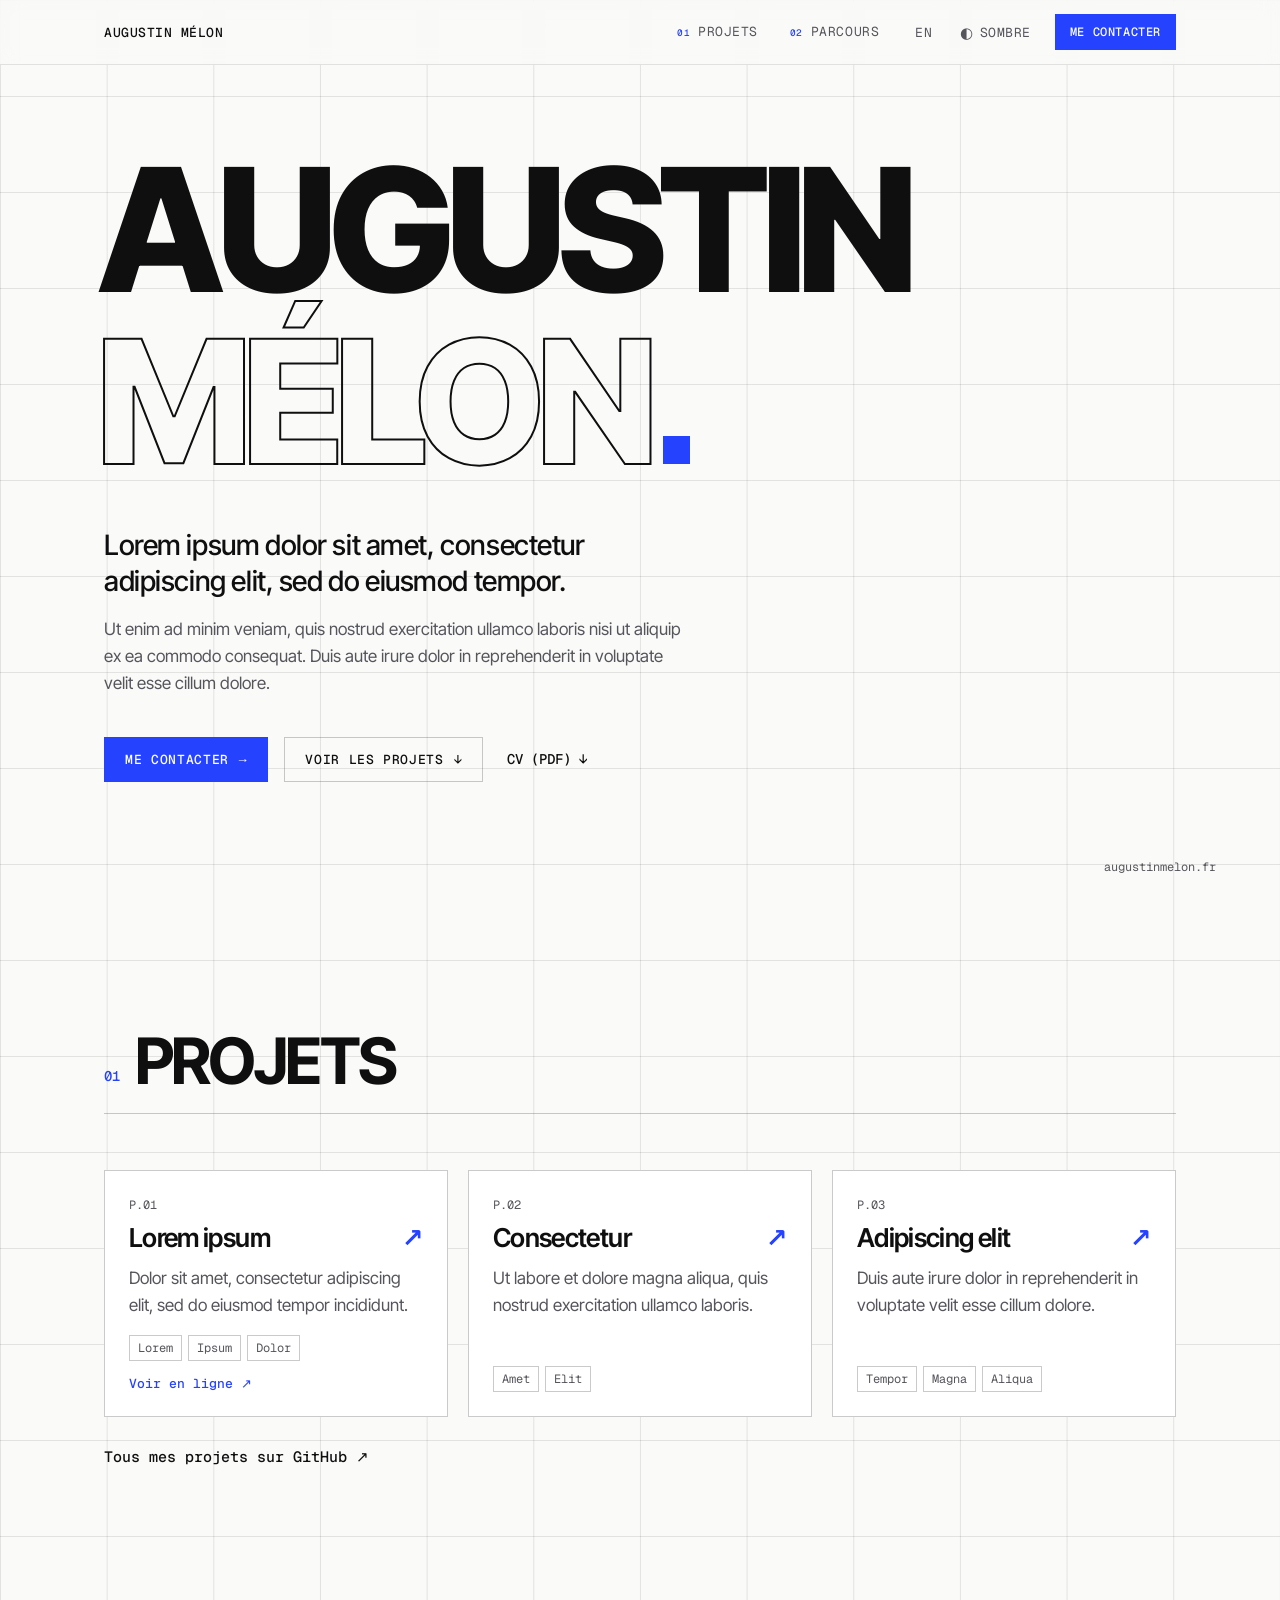
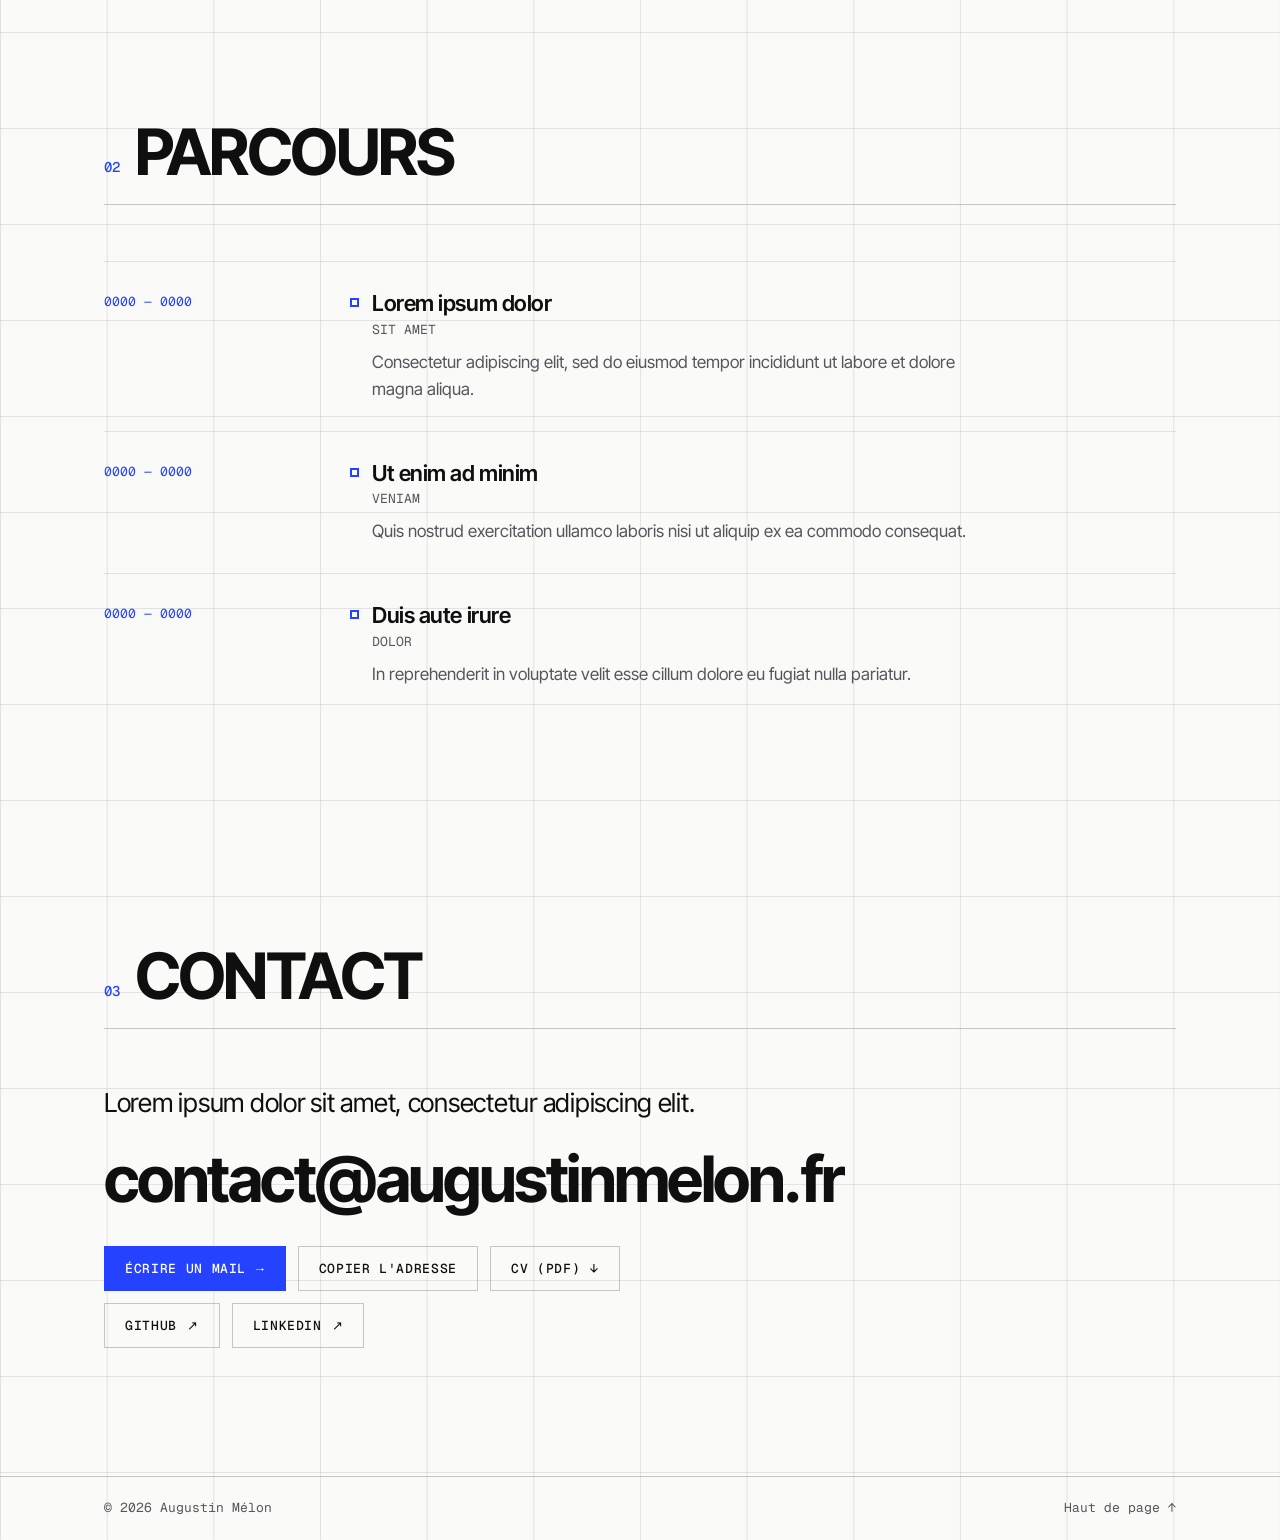
<file: index.html>
<!doctype html>
<html lang="fr">
<head>
  <meta charset="utf-8">
  <meta name="viewport" content="width=device-width, initial-scale=1">
  <title>Augustin Mélon</title>
  <!-- Thème : clair par défaut, sombre si choisi (avant le CSS pour éviter un flash) -->
  <script>try { if (localStorage.getItem('theme') === 'dark') document.documentElement.dataset.theme = 'dark'; } catch (e) {}</script>
  <!-- TODO : description réelle -->
  <meta name="description" content="Augustin Mélon : lorem ipsum dolor sit amet, consectetur adipiscing elit.">
  <meta name="theme-color" content="#fafaf8">
  <link rel="canonical" href="https://augustinmelon.fr/">
  <link rel="alternate" hreflang="fr" href="https://augustinmelon.fr/">
  <link rel="alternate" hreflang="en" href="https://augustinmelon.fr/en/">
  <link rel="alternate" hreflang="x-default" href="https://augustinmelon.fr/">
  <link rel="icon" href="/favicon.svg" type="image/svg+xml">

  <meta property="og:type" content="website">
  <meta property="og:url" content="https://augustinmelon.fr/">
  <meta property="og:title" content="Augustin Mélon">
  <!-- TODO : description réelle -->
  <meta property="og:description" content="Lorem ipsum dolor sit amet, consectetur adipiscing elit.">
  <meta property="og:image" content="https://augustinmelon.fr/og.png">
  <meta property="og:image:width" content="1200">
  <meta property="og:image:height" content="630">
  <meta property="og:locale" content="fr_FR">
  <meta property="og:locale:alternate" content="en_GB">
  <meta name="twitter:card" content="summary_large_image">

  <link rel="preload" href="fonts/inter-tight.woff2" as="font" type="font/woff2" crossorigin>
  <link rel="stylesheet" href="style.css">
  <script src="main.js" defer></script>
</head>
<body>
  <a class="skip" href="#contenu">Aller au contenu</a>

  <header class="nav">
    <div class="wrap nav__inner">
      <a class="nav__brand" href="#accueil">Augustin Mélon</a>
      <nav aria-label="Sections">
        <ul>
          <li><a href="#projets"><span class="num">01</span> Projets</a></li>
          <li><a href="#parcours"><span class="num">02</span> Parcours</a></li>
        </ul>
      </nav>
      <div class="nav__actions">
        <a class="lang" href="en/" hreflang="en" lang="en" aria-label="English version">EN</a>
        <button class="theme" type="button" data-theme-toggle hidden aria-label="Passer en thème sombre"
                data-label-dark="Sombre" data-label-light="Clair"
                data-aria-dark="Passer en thème sombre" data-aria-light="Passer en thème clair">
          <span class="theme__icon" aria-hidden="true">◐</span><span class="theme__label">Sombre</span>
        </button>
        <a class="btn btn--primary btn--sm" href="#contact"><span class="hide-sm">Me contacter</span><span class="show-sm">Contact</span></a>
      </div>
    </div>
  </header>

  <main id="contenu">
    <section class="hero" id="accueil">
      <div class="wrap hero__inner">
        <h1 class="hero__title">Augustin <span>Mélon<i class="sq" aria-hidden="true"></i></span></h1>
        <!-- TODO : phrase d'accroche -->
        <p class="hero__lead">Lorem ipsum dolor sit amet, consectetur adipiscing elit, sed do eiusmod tempor.</p>
        <!-- TODO : courte présentation -->
        <p class="hero__about">Ut enim ad minim veniam, quis nostrud exercitation ullamco laboris nisi ut aliquip ex ea commodo consequat. Duis aute irure dolor in reprehenderit in voluptate velit esse cillum dolore.</p>
        <p class="hero__ctas">
          <a class="btn btn--primary" href="#contact">Me contacter <span class="btn__arrow" aria-hidden="true">→</span></a>
          <a class="btn" href="#projets">Voir les projets <span class="btn__arrow" aria-hidden="true">↓</span></a>
          <!-- TODO : déposer cv.pdf à la racine du site -->
          <a class="link hero__cv" href="cv.pdf" download>CV (PDF) ↓</a>
        </p>
      </div>
      <span class="hero__corner" aria-hidden="true">augustinmelon.fr</span>
    </section>

    <section class="section" id="projets" aria-labelledby="projets-titre">
      <div class="wrap">
        <h2 class="section__title" id="projets-titre"><span class="num">01</span> Projets</h2>
        <!-- TODO : vrais projets. Une carte = titre (lien vers le dépôt GitHub), une ligne, tags, lien « Voir en ligne » optionnel. -->
        <ul class="cards">
          <li>
            <article class="card reveal">
              <span class="card__num">P.01</span>
              <h3 class="card__title"><a class="card__link" href="https://github.com/AugMln/TODO-depot" target="_blank" rel="noopener">Lorem ipsum</a> <span class="arrow" aria-hidden="true">↗</span></h3>
              <p>Dolor sit amet, consectetur adipiscing elit, sed do eiusmod tempor incididunt.</p>
              <ul class="tags"><li>Lorem</li><li>Ipsum</li><li>Dolor</li></ul>
              <!-- Optionnel : version en ligne du projet -->
              <a class="card__demo link" href="https://TODO.augustinmelon.fr" target="_blank" rel="noopener">Voir en ligne ↗</a>
            </article>
          </li>
          <li>
            <article class="card reveal">
              <span class="card__num">P.02</span>
              <h3 class="card__title"><a class="card__link" href="https://github.com/AugMln/TODO-depot" target="_blank" rel="noopener">Consectetur</a> <span class="arrow" aria-hidden="true">↗</span></h3>
              <p>Ut labore et dolore magna aliqua, quis nostrud exercitation ullamco laboris.</p>
              <ul class="tags"><li>Amet</li><li>Elit</li></ul>
            </article>
          </li>
          <li>
            <article class="card reveal">
              <span class="card__num">P.03</span>
              <h3 class="card__title"><a class="card__link" href="https://github.com/AugMln/TODO-depot" target="_blank" rel="noopener">Adipiscing elit</a> <span class="arrow" aria-hidden="true">↗</span></h3>
              <p>Duis aute irure dolor in reprehenderit in voluptate velit esse cillum dolore.</p>
              <ul class="tags"><li>Tempor</li><li>Magna</li><li>Aliqua</li></ul>
            </article>
          </li>
        </ul>
        <p class="section__more"><a class="link" href="https://github.com/AugMln" target="_blank" rel="noopener">Tous mes projets sur GitHub ↗</a></p>
      </div>
    </section>

    <section class="section" id="parcours" aria-labelledby="parcours-titre">
      <div class="wrap">
        <h2 class="section__title" id="parcours-titre"><span class="num">02</span> Parcours</h2>
        <!-- TODO : vrai parcours. EUROCONTROL : intitulé et période publics uniquement. -->
        <ol class="timeline">
          <li class="timeline__item reveal">
            <p class="timeline__date">0000 — 0000</p>
            <div>
              <h3>Lorem ipsum dolor</h3>
              <p class="timeline__place">Sit amet</p>
              <p>Consectetur adipiscing elit, sed do eiusmod tempor incididunt ut labore et dolore magna aliqua.</p>
            </div>
          </li>
          <li class="timeline__item reveal">
            <p class="timeline__date">0000 — 0000</p>
            <div>
              <h3>Ut enim ad minim</h3>
              <p class="timeline__place">Veniam</p>
              <p>Quis nostrud exercitation ullamco laboris nisi ut aliquip ex ea commodo consequat.</p>
            </div>
          </li>
          <li class="timeline__item reveal">
            <p class="timeline__date">0000 — 0000</p>
            <div>
              <h3>Duis aute irure</h3>
              <p class="timeline__place">Dolor</p>
              <p>In reprehenderit in voluptate velit esse cillum dolore eu fugiat nulla pariatur.</p>
            </div>
          </li>
        </ol>
      </div>
    </section>

    <section class="section section--contact" id="contact" aria-labelledby="contact-titre">
      <div class="wrap">
        <h2 class="section__title" id="contact-titre"><span class="num">03</span> Contact</h2>
        <!-- TODO : phrase d'invitation -->
        <p class="contact__lead reveal">Lorem ipsum dolor sit amet, consectetur adipiscing elit.</p>
        <p class="contact__address reveal">contact@augustinmelon.fr</p>
        <div class="contact__actions">
          <a class="btn btn--primary" href="mailto:contact@augustinmelon.fr">Écrire un mail <span class="btn__arrow" aria-hidden="true">→</span></a>
          <button class="btn" type="button" data-copy="contact@augustinmelon.fr" data-done="Copiée ✓" hidden>Copier l'adresse</button>
          <a class="btn" href="cv.pdf" download>CV (PDF) <span class="btn__arrow" aria-hidden="true">↓</span></a>
        </div>
        <ul class="contact__links">
          <!-- TODO : URL LinkedIn -->
          <li><a class="btn" href="https://github.com/AugMln" target="_blank" rel="noopener">GitHub <span class="btn__arrow" aria-hidden="true">↗</span></a></li>
          <li><a class="btn" href="https://www.linkedin.com/in/TODO" target="_blank" rel="noopener">LinkedIn <span class="btn__arrow" aria-hidden="true">↗</span></a></li>
        </ul>
      </div>
    </section>
  </main>

  <footer class="footer">
    <div class="wrap footer__inner">
      <span>© 2026 Augustin Mélon</span>
      <a class="link" href="#accueil">Haut de page ↑</a>
    </div>
  </footer>
</body>
</html>
</file>
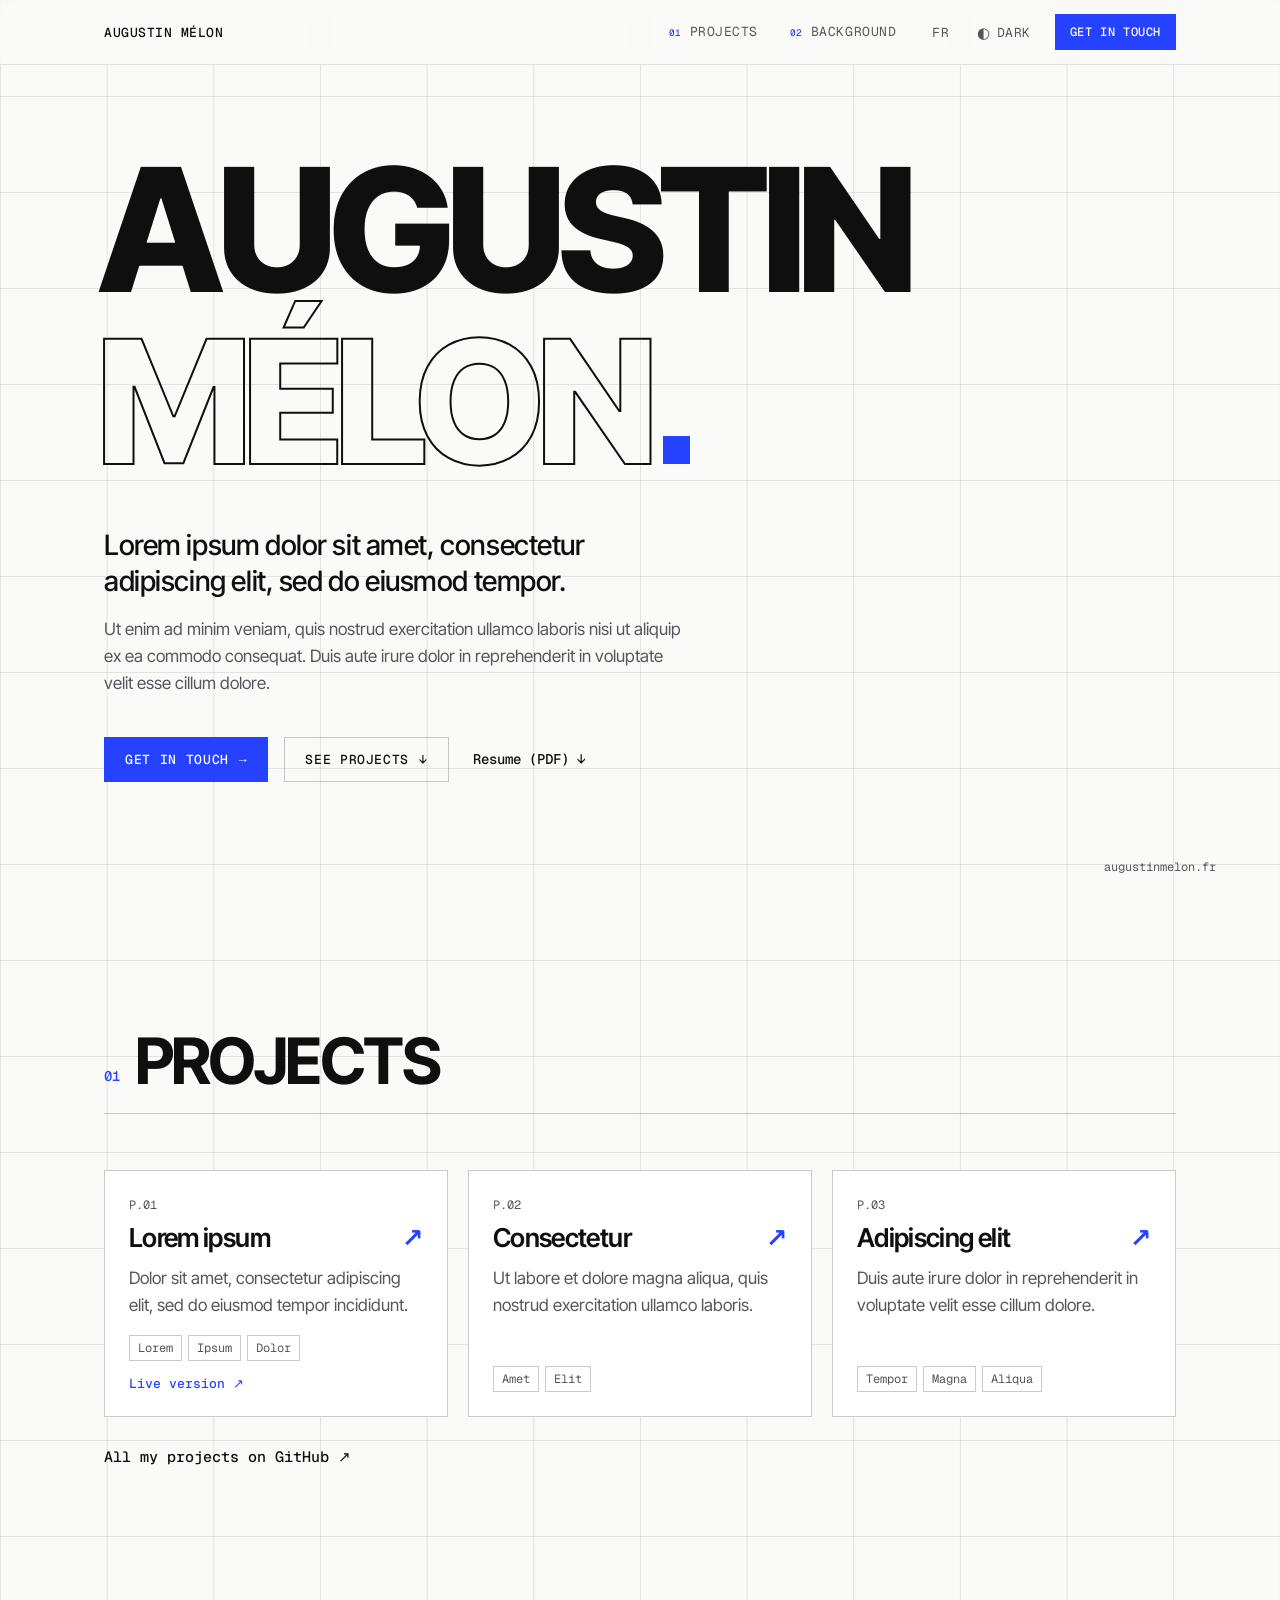
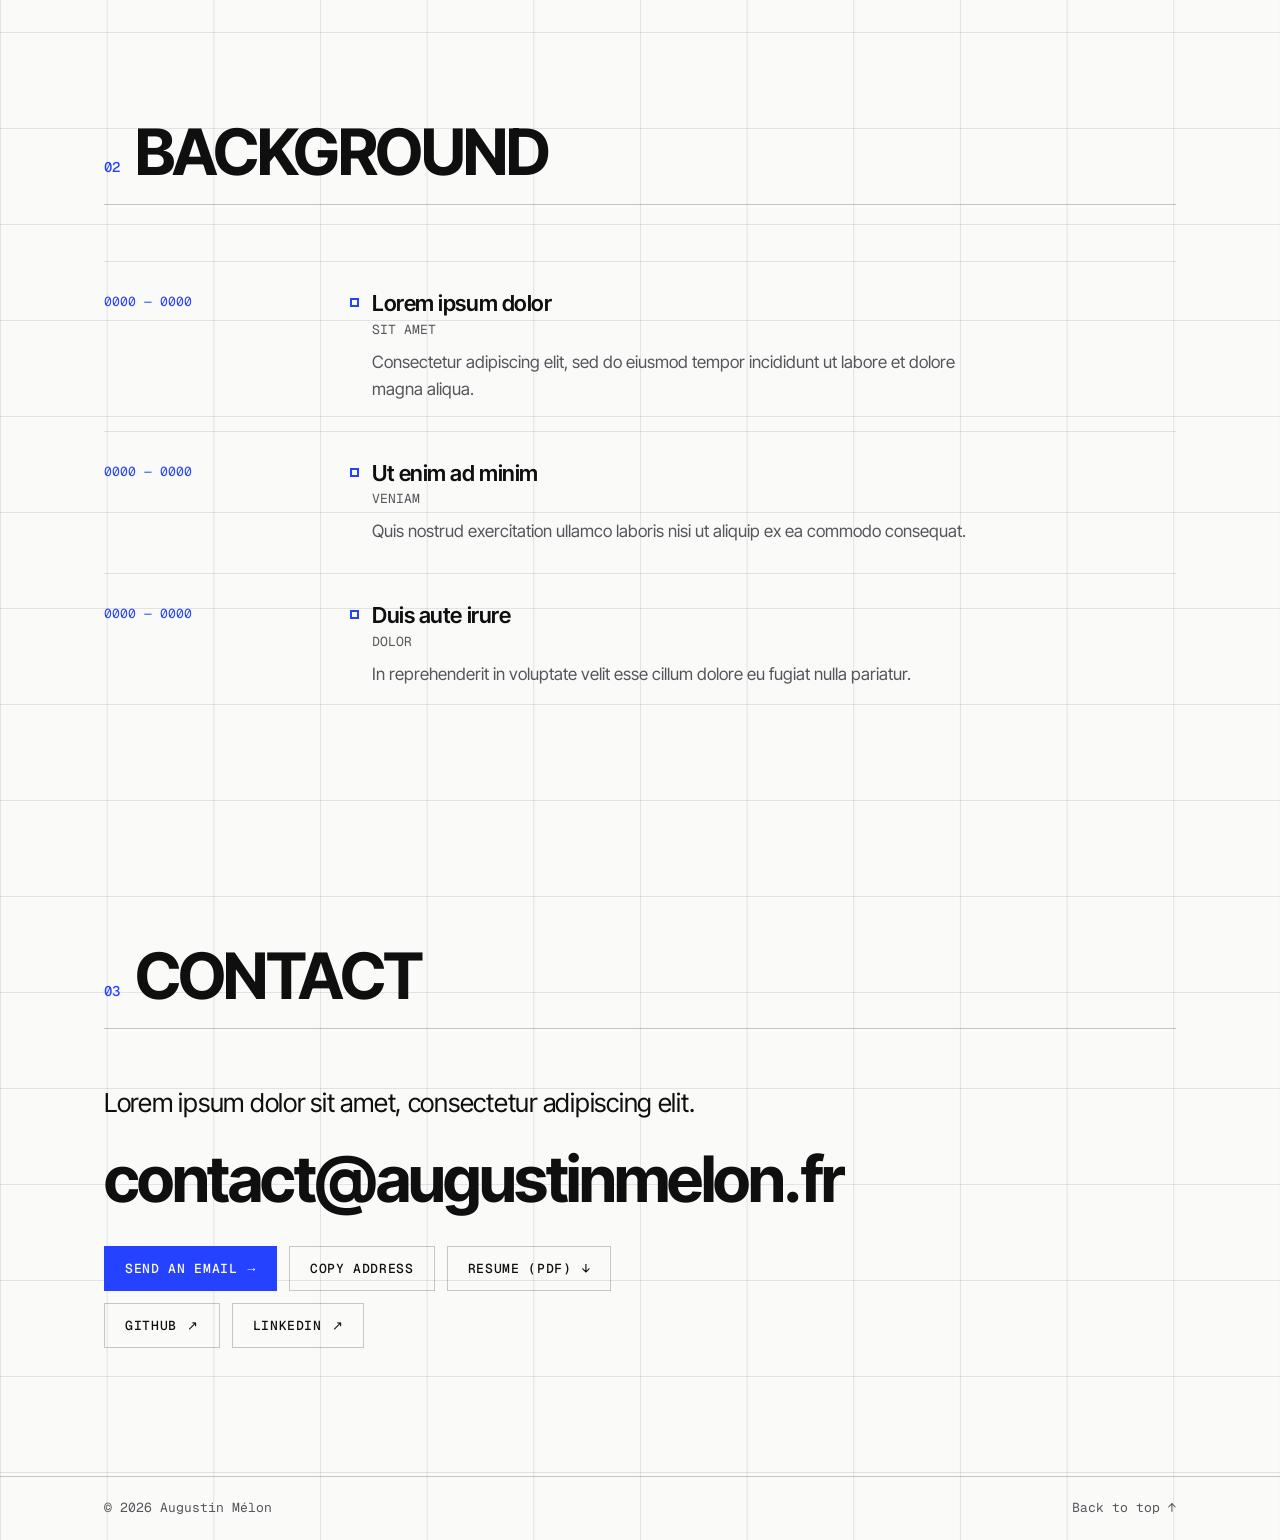
<file: en/index.html>
<!doctype html>
<html lang="en">
<head>
  <meta charset="utf-8">
  <meta name="viewport" content="width=device-width, initial-scale=1">
  <title>Augustin Mélon</title>
  <!-- Theme: light by default, dark if chosen (before the CSS to avoid a flash) -->
  <script>try { if (localStorage.getItem('theme') === 'dark') document.documentElement.dataset.theme = 'dark'; } catch (e) {}</script>
  <!-- TODO : description réelle (EN) -->
  <meta name="description" content="Augustin Mélon: lorem ipsum dolor sit amet, consectetur adipiscing elit.">
  <meta name="theme-color" content="#fafaf8">
  <link rel="canonical" href="https://augustinmelon.fr/en/">
  <link rel="alternate" hreflang="fr" href="https://augustinmelon.fr/">
  <link rel="alternate" hreflang="en" href="https://augustinmelon.fr/en/">
  <link rel="alternate" hreflang="x-default" href="https://augustinmelon.fr/">
  <link rel="icon" href="/favicon.svg" type="image/svg+xml">

  <meta property="og:type" content="website">
  <meta property="og:url" content="https://augustinmelon.fr/en/">
  <meta property="og:title" content="Augustin Mélon">
  <!-- TODO : description réelle (EN) -->
  <meta property="og:description" content="Lorem ipsum dolor sit amet, consectetur adipiscing elit.">
  <meta property="og:image" content="https://augustinmelon.fr/og.png">
  <meta property="og:image:width" content="1200">
  <meta property="og:image:height" content="630">
  <meta property="og:locale" content="en_GB">
  <meta property="og:locale:alternate" content="fr_FR">
  <meta name="twitter:card" content="summary_large_image">

  <link rel="preload" href="../fonts/inter-tight.woff2" as="font" type="font/woff2" crossorigin>
  <link rel="stylesheet" href="../style.css">
  <script src="../main.js" defer></script>
</head>
<body>
  <a class="skip" href="#content">Skip to content</a>

  <header class="nav">
    <div class="wrap nav__inner">
      <a class="nav__brand" href="#home">Augustin Mélon</a>
      <nav aria-label="Sections">
        <ul>
          <li><a href="#projects"><span class="num">01</span> Projects</a></li>
          <li><a href="#background"><span class="num">02</span> Background</a></li>
        </ul>
      </nav>
      <div class="nav__actions">
        <a class="lang" href="../" hreflang="fr" lang="fr" aria-label="Version française">FR</a>
        <button class="theme" type="button" data-theme-toggle hidden aria-label="Switch to dark theme"
                data-label-dark="Dark" data-label-light="Light"
                data-aria-dark="Switch to dark theme" data-aria-light="Switch to light theme">
          <span class="theme__icon" aria-hidden="true">◐</span><span class="theme__label">Dark</span>
        </button>
        <a class="btn btn--primary btn--sm" href="#contact"><span class="hide-sm">Get in touch</span><span class="show-sm">Contact</span></a>
      </div>
    </div>
  </header>

  <main id="content">
    <section class="hero" id="home">
      <div class="wrap hero__inner">
        <h1 class="hero__title">Augustin <span>Mélon<i class="sq" aria-hidden="true"></i></span></h1>
        <!-- TODO : phrase d'accroche (EN) -->
        <p class="hero__lead">Lorem ipsum dolor sit amet, consectetur adipiscing elit, sed do eiusmod tempor.</p>
        <!-- TODO : courte présentation (EN) -->
        <p class="hero__about">Ut enim ad minim veniam, quis nostrud exercitation ullamco laboris nisi ut aliquip ex ea commodo consequat. Duis aute irure dolor in reprehenderit in voluptate velit esse cillum dolore.</p>
        <p class="hero__ctas">
          <a class="btn btn--primary" href="#contact">Get in touch <span class="btn__arrow" aria-hidden="true">→</span></a>
          <a class="btn" href="#projects">See projects <span class="btn__arrow" aria-hidden="true">↓</span></a>
          <!-- TODO : déposer cv-en.pdf à la racine du site (ou pointer vers ../cv.pdf si un seul CV) -->
          <a class="link hero__cv" href="../cv-en.pdf" download>Resume (PDF) ↓</a>
        </p>
      </div>
      <span class="hero__corner" aria-hidden="true">augustinmelon.fr</span>
    </section>

    <section class="section" id="projects" aria-labelledby="projects-title">
      <div class="wrap">
        <h2 class="section__title" id="projects-title"><span class="num">01</span> Projects</h2>
        <!-- TODO : vrais projets (EN), mêmes liens que la version FR -->
        <ul class="cards">
          <li>
            <article class="card reveal">
              <span class="card__num">P.01</span>
              <h3 class="card__title"><a class="card__link" href="https://github.com/AugMln/TODO-depot" target="_blank" rel="noopener">Lorem ipsum</a> <span class="arrow" aria-hidden="true">↗</span></h3>
              <p>Dolor sit amet, consectetur adipiscing elit, sed do eiusmod tempor incididunt.</p>
              <ul class="tags"><li>Lorem</li><li>Ipsum</li><li>Dolor</li></ul>
              <a class="card__demo link" href="https://TODO.augustinmelon.fr" target="_blank" rel="noopener">Live version ↗</a>
            </article>
          </li>
          <li>
            <article class="card reveal">
              <span class="card__num">P.02</span>
              <h3 class="card__title"><a class="card__link" href="https://github.com/AugMln/TODO-depot" target="_blank" rel="noopener">Consectetur</a> <span class="arrow" aria-hidden="true">↗</span></h3>
              <p>Ut labore et dolore magna aliqua, quis nostrud exercitation ullamco laboris.</p>
              <ul class="tags"><li>Amet</li><li>Elit</li></ul>
            </article>
          </li>
          <li>
            <article class="card reveal">
              <span class="card__num">P.03</span>
              <h3 class="card__title"><a class="card__link" href="https://github.com/AugMln/TODO-depot" target="_blank" rel="noopener">Adipiscing elit</a> <span class="arrow" aria-hidden="true">↗</span></h3>
              <p>Duis aute irure dolor in reprehenderit in voluptate velit esse cillum dolore.</p>
              <ul class="tags"><li>Tempor</li><li>Magna</li><li>Aliqua</li></ul>
            </article>
          </li>
        </ul>
        <p class="section__more"><a class="link" href="https://github.com/AugMln" target="_blank" rel="noopener">All my projects on GitHub ↗</a></p>
      </div>
    </section>

    <section class="section" id="background" aria-labelledby="background-title">
      <div class="wrap">
        <h2 class="section__title" id="background-title"><span class="num">02</span> Background</h2>
        <!-- TODO : vrai parcours (EN). EUROCONTROL : intitulé et période publics uniquement. -->
        <ol class="timeline">
          <li class="timeline__item reveal">
            <p class="timeline__date">0000 — 0000</p>
            <div>
              <h3>Lorem ipsum dolor</h3>
              <p class="timeline__place">Sit amet</p>
              <p>Consectetur adipiscing elit, sed do eiusmod tempor incididunt ut labore et dolore magna aliqua.</p>
            </div>
          </li>
          <li class="timeline__item reveal">
            <p class="timeline__date">0000 — 0000</p>
            <div>
              <h3>Ut enim ad minim</h3>
              <p class="timeline__place">Veniam</p>
              <p>Quis nostrud exercitation ullamco laboris nisi ut aliquip ex ea commodo consequat.</p>
            </div>
          </li>
          <li class="timeline__item reveal">
            <p class="timeline__date">0000 — 0000</p>
            <div>
              <h3>Duis aute irure</h3>
              <p class="timeline__place">Dolor</p>
              <p>In reprehenderit in voluptate velit esse cillum dolore eu fugiat nulla pariatur.</p>
            </div>
          </li>
        </ol>
      </div>
    </section>

    <section class="section section--contact" id="contact" aria-labelledby="contact-title">
      <div class="wrap">
        <h2 class="section__title" id="contact-title"><span class="num">03</span> Contact</h2>
        <!-- TODO : phrase d'invitation (EN) -->
        <p class="contact__lead reveal">Lorem ipsum dolor sit amet, consectetur adipiscing elit.</p>
        <p class="contact__address reveal">contact@augustinmelon.fr</p>
        <div class="contact__actions">
          <a class="btn btn--primary" href="mailto:contact@augustinmelon.fr">Send an email <span class="btn__arrow" aria-hidden="true">→</span></a>
          <button class="btn" type="button" data-copy="contact@augustinmelon.fr" data-done="Copied ✓" hidden>Copy address</button>
          <a class="btn" href="../cv-en.pdf" download>Resume (PDF) <span class="btn__arrow" aria-hidden="true">↓</span></a>
        </div>
        <ul class="contact__links">
          <li><a class="btn" href="https://github.com/AugMln" target="_blank" rel="noopener">GitHub <span class="btn__arrow" aria-hidden="true">↗</span></a></li>
          <li><a class="btn" href="https://www.linkedin.com/in/TODO" target="_blank" rel="noopener">LinkedIn <span class="btn__arrow" aria-hidden="true">↗</span></a></li>
        </ul>
      </div>
    </section>
  </main>

  <footer class="footer">
    <div class="wrap footer__inner">
      <span>© 2026 Augustin Mélon</span>
      <a class="link" href="#home">Back to top ↑</a>
    </div>
  </footer>
</body>
</html>
</file>
<file: style.css>
/* ==========================================================================
   augustinmelon.fr — direction « grille suisse »
   ========================================================================== */

@font-face {
  font-family: "Inter Tight";
  src: url("fonts/inter-tight.woff2") format("woff2");
  font-weight: 100 900;
  font-display: swap;
}
@font-face {
  font-family: "Geist Mono";
  src: url("fonts/geist-mono.woff2") format("woff2");
  font-weight: 100 900;
  font-display: swap;
}

/* Thème clair par défaut ; sombre via <html data-theme="dark"> (bouton de la nav) */
:root {
  color-scheme: light;
  --bg: #fafaf8;
  --fg: #0f0f10;
  --muted: #55555c;
  --accent: #2442ff;
  --on-accent: #fff;
  --line: rgb(15 15 16 / .1);
  --line-strong: rgb(15 15 16 / .22);
  --card: #fff;

  --display: "Inter Tight", system-ui, -apple-system, "Segoe UI", sans-serif;
  --mono: "Geist Mono", ui-monospace, "SFMono-Regular", Consolas, monospace;

  --gutter: clamp(16px, 5vw, 64px);
  --max: 1200px;
  --cols: 4;
  --row: 96px;
  --nav-h: 64px;
  --ease: cubic-bezier(.2, .7, .2, 1);
}

:root[data-theme="dark"] {
  color-scheme: dark;
  --bg: #0d0e0b;
  --fg: #ecebe3;
  --muted: #a3a29a;
  --accent: #7d8cff;
  --on-accent: #0d0e0b;
  --line: rgb(236 235 227 / .08);
  --line-strong: rgb(236 235 227 / .2);
  --card: #14150f;
}

@media (min-width: 760px) {
  :root { --cols: 12; }
}

/* ---------- Base ---------- */
*, *::before, *::after { box-sizing: border-box; }

html {
  scroll-behavior: smooth;
  scroll-padding-top: var(--nav-h);
  -webkit-text-size-adjust: 100%;
}

body {
  margin: 0;
  background-color: var(--bg);
  /* Grille de fond : colonnes + lignes de base */
  background-image:
    linear-gradient(var(--line) 1px, transparent 1px),
    linear-gradient(90deg, var(--line) 1px, transparent 1px);
  background-size: 100% var(--row), calc(100% / var(--cols)) 100%;
  color: var(--fg);
  font: 400 17px/1.6 var(--display);
  font-feature-settings: "ss01", "cv11";
  text-rendering: optimizeLegibility;
  -webkit-font-smoothing: antialiased;
}

::selection { background: var(--accent); color: var(--on-accent); }

:focus-visible {
  outline: 2px solid var(--accent);
  outline-offset: 3px;
}

h1, h2, h3 { text-wrap: balance; margin: 0; }
p { margin: 0; text-wrap: pretty; }
ul, ol { list-style: none; margin: 0; padding: 0; }
a { color: inherit; }
[hidden] { display: none !important; }

.wrap {
  width: 100%;
  max-width: var(--max);
  margin-inline: auto;
  padding-inline: var(--gutter);
}

.num {
  font: 500 .72em/1 var(--mono);
  color: var(--accent);
  letter-spacing: .02em;
}

.skip {
  position: absolute; left: 8px; top: -100px; z-index: 100;
  padding: 10px 14px; background: var(--accent); color: var(--on-accent);
  font: 500 14px/1 var(--mono); text-decoration: none;
}
.skip:focus { top: 8px; }

.show-sm { display: none; }
@media (max-width: 520px) {
  .hide-sm { display: none; }
  .show-sm { display: inline; }
}

/* Lien : soulignement qui se trace au survol */
.link {
  text-decoration: none;
  background: linear-gradient(var(--accent), var(--accent)) left bottom / 0 2px no-repeat;
  padding-bottom: 2px;
  transition: background-size .35s var(--ease), color .2s;
}
.link:hover, .link:focus-visible { background-size: 100% 2px; }

/* ---------- Boutons ---------- */
.btn {
  display: inline-flex; align-items: center; gap: 10px;
  padding: 15px 20px;
  font: 500 13px/1 var(--mono);
  text-transform: uppercase;
  letter-spacing: .05em;
  text-decoration: none;
  white-space: nowrap;
  color: var(--fg);
  background: transparent;
  border: 1px solid var(--line-strong);
  cursor: pointer;
  transition: background-color .25s, border-color .25s, color .25s;
}
.btn:hover, .btn:focus-visible { border-color: var(--accent); color: var(--accent); }
.btn--primary { background: var(--accent); border-color: var(--accent); color: var(--on-accent); }
.btn--primary:hover, .btn--primary:focus-visible { background: var(--fg); border-color: var(--fg); color: var(--bg); }
.btn--sm { padding: 11px 14px; font-size: 12px; }
.btn__arrow { display: inline-block; transition: transform .3s var(--ease); }
.btn:hover .btn__arrow { transform: translateX(3px); }
.btn.is-done { background: var(--accent); border-color: var(--accent); color: var(--on-accent); }

/* ---------- Navigation ---------- */
.nav {
  position: sticky; top: 0; z-index: 10;
  background: color-mix(in srgb, var(--bg) 85%, transparent);
  backdrop-filter: blur(10px);
  -webkit-backdrop-filter: blur(10px);
  border-bottom: 1px solid var(--line);
}
.nav__inner {
  display: flex; align-items: center; gap: clamp(12px, 3vw, 32px);
  min-height: var(--nav-h);
  font: 400 13px/1 var(--mono);
  text-transform: uppercase;
  letter-spacing: .04em;
}
.nav__brand { text-decoration: none; font-weight: 500; white-space: nowrap; margin-right: auto; }
.nav ul { display: flex; gap: clamp(12px, 3vw, 32px); }
.nav ul a {
  position: relative; display: inline-block; padding: 6px 0;
  text-decoration: none; color: var(--muted);
  transition: color .2s;
}
.nav ul a:hover, .nav ul a[aria-current="true"] { color: var(--fg); }
.nav ul a::after {
  content: ""; position: absolute; left: 0; bottom: -1px; height: 2px; width: 100%;
  background: var(--accent);
  transform: scaleX(0); transform-origin: left;
  transition: transform .35s var(--ease);
}
.nav ul a[aria-current="true"]::after { transform: scaleX(1); }
.nav__actions { display: flex; align-items: center; gap: clamp(8px, 2vw, 20px); }

.lang {
  padding: 8px 4px;
  text-decoration: none;
  color: var(--muted);
  transition: color .2s;
}
.lang:hover { color: var(--fg); }

.theme {
  display: inline-flex; align-items: center; gap: 6px;
  padding: 8px 4px;
  font: inherit; text-transform: inherit; letter-spacing: inherit;
  color: var(--muted);
  background: none; border: 0; cursor: pointer;
  transition: color .2s;
}
.theme:hover { color: var(--fg); }
.theme__icon { font-size: 15px; transition: transform .5s var(--ease); }
.theme:hover .theme__icon { transform: rotate(180deg); }

@media (max-width: 520px) {
  .nav__brand { display: none; }
  .nav ul { margin-right: auto; }
  .nav ul .num, .theme__label { display: none; }
}

/* ---------- Hero ---------- */
.hero {
  position: relative;
  min-height: calc(100svh - var(--nav-h));
  display: flex; align-items: center;
  padding-block: 64px 96px;
}

.hero__title {
  font-weight: 800;
  font-size: clamp(52px, 13.5vw, 172px);
  line-height: .9;
  letter-spacing: -.05em;
  text-transform: uppercase;
  margin-left: -.04em;
}
.hero__title span {
  display: block;
  margin-top: .1em; /* laisse respirer l'accent du É */
  color: transparent;
  -webkit-text-stroke: clamp(1px, .18vw, 2px) var(--fg);
}
/* Carré d'accent en guise de point final : clignote deux fois puis reste */
.sq {
  display: inline-block;
  width: .16em; height: .16em;
  margin-left: .08em;
  background: var(--accent);
  animation: blink 1.6s steps(1) .6s 1 both;
}
@keyframes blink {
  0%, 50% { opacity: 1; }
  25%, 75% { opacity: 0; }
}

.hero__lead {
  max-width: 30ch;
  margin-top: clamp(28px, 4vw, 48px);
  font-size: clamp(20px, 2.4vw, 28px);
  line-height: 1.3;
  font-weight: 500;
  letter-spacing: -.015em;
}
.hero__about {
  max-width: 58ch;
  margin-top: 16px;
  color: var(--muted);
}
.hero__ctas {
  display: flex; flex-wrap: wrap; align-items: center; gap: 12px 16px;
  margin-top: 40px;
}
.hero__cv { margin-left: 8px; font: 500 14px/1 var(--mono); }
.hero__corner {
  position: absolute; right: var(--gutter); bottom: 28px;
  font: 400 12px/1 var(--mono); color: var(--muted);
}

/* ---------- Sections ---------- */
.section { padding-block: clamp(72px, 10vw, 128px); }
.section__title {
  display: flex; align-items: baseline; gap: 14px;
  padding-bottom: 20px;
  margin-bottom: clamp(32px, 5vw, 56px);
  border-bottom: 1px solid var(--line-strong);
  font-size: clamp(36px, 6vw, 64px);
  font-weight: 700;
  letter-spacing: -.04em;
  line-height: 1;
  text-transform: uppercase;
}
.section__title .num { font-size: 14px; transform: translateY(-.2em); }
.section__more { margin-top: 32px; font: 500 15px/1 var(--mono); }

/* ---------- Cartes projets ---------- */
.cards {
  display: grid;
  gap: 20px;
  grid-template-columns: repeat(auto-fill, minmax(min(100%, 320px), 1fr));
}
.card {
  position: relative;
  display: flex; flex-direction: column; gap: 12px;
  height: 100%;
  padding: 28px 24px 24px;
  background: var(--card);
  border: 1px solid var(--line-strong);
  transition: border-color .3s;
}
/* Toute la carte est cliquable via le lien du titre */
.card__link { text-decoration: none; }
.card__link::after { content: ""; position: absolute; inset: 0; }
.card__link:focus-visible { outline: none; }
.card:has(.card__link:focus-visible) { outline: 2px solid var(--accent); outline-offset: 3px; }
/* Barre d'accent qui se trace en haut de la carte */
.card::before {
  content: ""; position: absolute; left: -1px; top: -1px; height: 3px; width: 0;
  background: var(--accent);
  transition: width .45s var(--ease);
}
.card:hover, .card:focus-within { border-color: var(--fg); }
.card:hover::before, .card:focus-within::before { width: calc(100% + 2px); }
.card__num { font: 400 12px/1 var(--mono); color: var(--muted); }
.card__title {
  display: flex; justify-content: space-between; align-items: baseline; gap: 12px;
  font-size: 26px; font-weight: 600; letter-spacing: -.025em; line-height: 1.15;
}
.card p { color: var(--muted); flex: 1; }
.arrow { display: inline-block; color: var(--accent); transition: transform .3s var(--ease); }
.card:hover .arrow, .card:focus-within .arrow { transform: translate(3px, -3px); }
.card__demo {
  position: relative; z-index: 1; /* au-dessus du lien de la carte */
  align-self: flex-start;
  margin-top: 4px;
  font: 500 13px/1 var(--mono);
  color: var(--accent);
}

.tags { display: flex; flex-wrap: wrap; gap: 6px; margin-top: 4px; }
.tags li {
  font: 400 12px/1 var(--mono);
  padding: 6px 8px;
  border: 1px solid var(--line-strong);
  color: var(--muted);
}

/* ---------- Parcours ---------- */
.timeline { border-left: 1px solid var(--line-strong); }
.timeline__item {
  position: relative;
  display: grid; gap: 6px 32px;
  padding: 0 0 40px 28px;
}
.timeline__item:last-child { padding-bottom: 0; }
.timeline__item::before {
  content: ""; position: absolute; left: -5px; top: .45em;
  width: 9px; height: 9px;
  background: var(--bg);
  border: 2px solid var(--accent);
  transition: background .3s;
}
.timeline__item:hover::before { background: var(--accent); }
.timeline__date { font: 400 13px/1.8 var(--mono); color: var(--accent); }
.timeline__item h3 { font-size: 22px; font-weight: 600; letter-spacing: -.02em; line-height: 1.25; }
.timeline__place { font: 400 13px/1.6 var(--mono); color: var(--muted); margin: 2px 0 8px; text-transform: uppercase; }
.timeline__item p:last-child { max-width: 62ch; color: var(--muted); }

@media (min-width: 760px) {
  .timeline { border-left: 0; }
  .timeline__item {
    grid-template-columns: calc((100% / 12) * 3 - 32px) 1fr;
    padding: 28px 0;
    border-top: 1px solid var(--line);
  }
  .timeline__item::before { left: calc((100% / 12) * 3 - 22px); top: 36px; }
}

/* ---------- Contact ---------- */
.contact__lead { max-width: 40ch; font-size: clamp(20px, 2.4vw, 26px); line-height: 1.35; letter-spacing: -.01em; }
.contact__address {
  margin-top: 24px;
  font-weight: 700;
  font-size: clamp(24px, 5.6vw, 64px);
  letter-spacing: -.04em;
  line-height: 1.1;
  overflow-wrap: anywhere;
}
.contact__actions, .contact__links {
  display: flex; flex-wrap: wrap; gap: 12px;
  margin-top: 32px;
}
.contact__links { margin-top: 12px; }

/* ---------- Pied de page ---------- */
.footer { border-top: 1px solid var(--line-strong); }
.footer__inner {
  display: flex; flex-wrap: wrap; justify-content: space-between; gap: 12px;
  padding-block: 24px;
  font: 400 13px/1 var(--mono);
  color: var(--muted);
}

/* ---------- 404 ---------- */
.notfound { min-height: 100svh; }
.notfound .hero__title { font-size: clamp(96px, 30vw, 320px); }

/* ---------- Apparition au défilement (CSS seul) ---------- */
@supports (animation-timeline: view()) {
  .reveal {
    animation: reveal linear both;
    animation-timeline: view();
    animation-range: entry 0% entry 55%;
  }
  @keyframes reveal {
    from { opacity: 0; transform: translateY(28px); }
    to   { opacity: 1; transform: none; }
  }
}

/* ---------- Mouvement réduit ---------- */
@media (prefers-reduced-motion: reduce) {
  html { scroll-behavior: auto; }
  *, *::before, *::after {
    animation: none !important;
    transition: none !important;
  }
}
</file>
